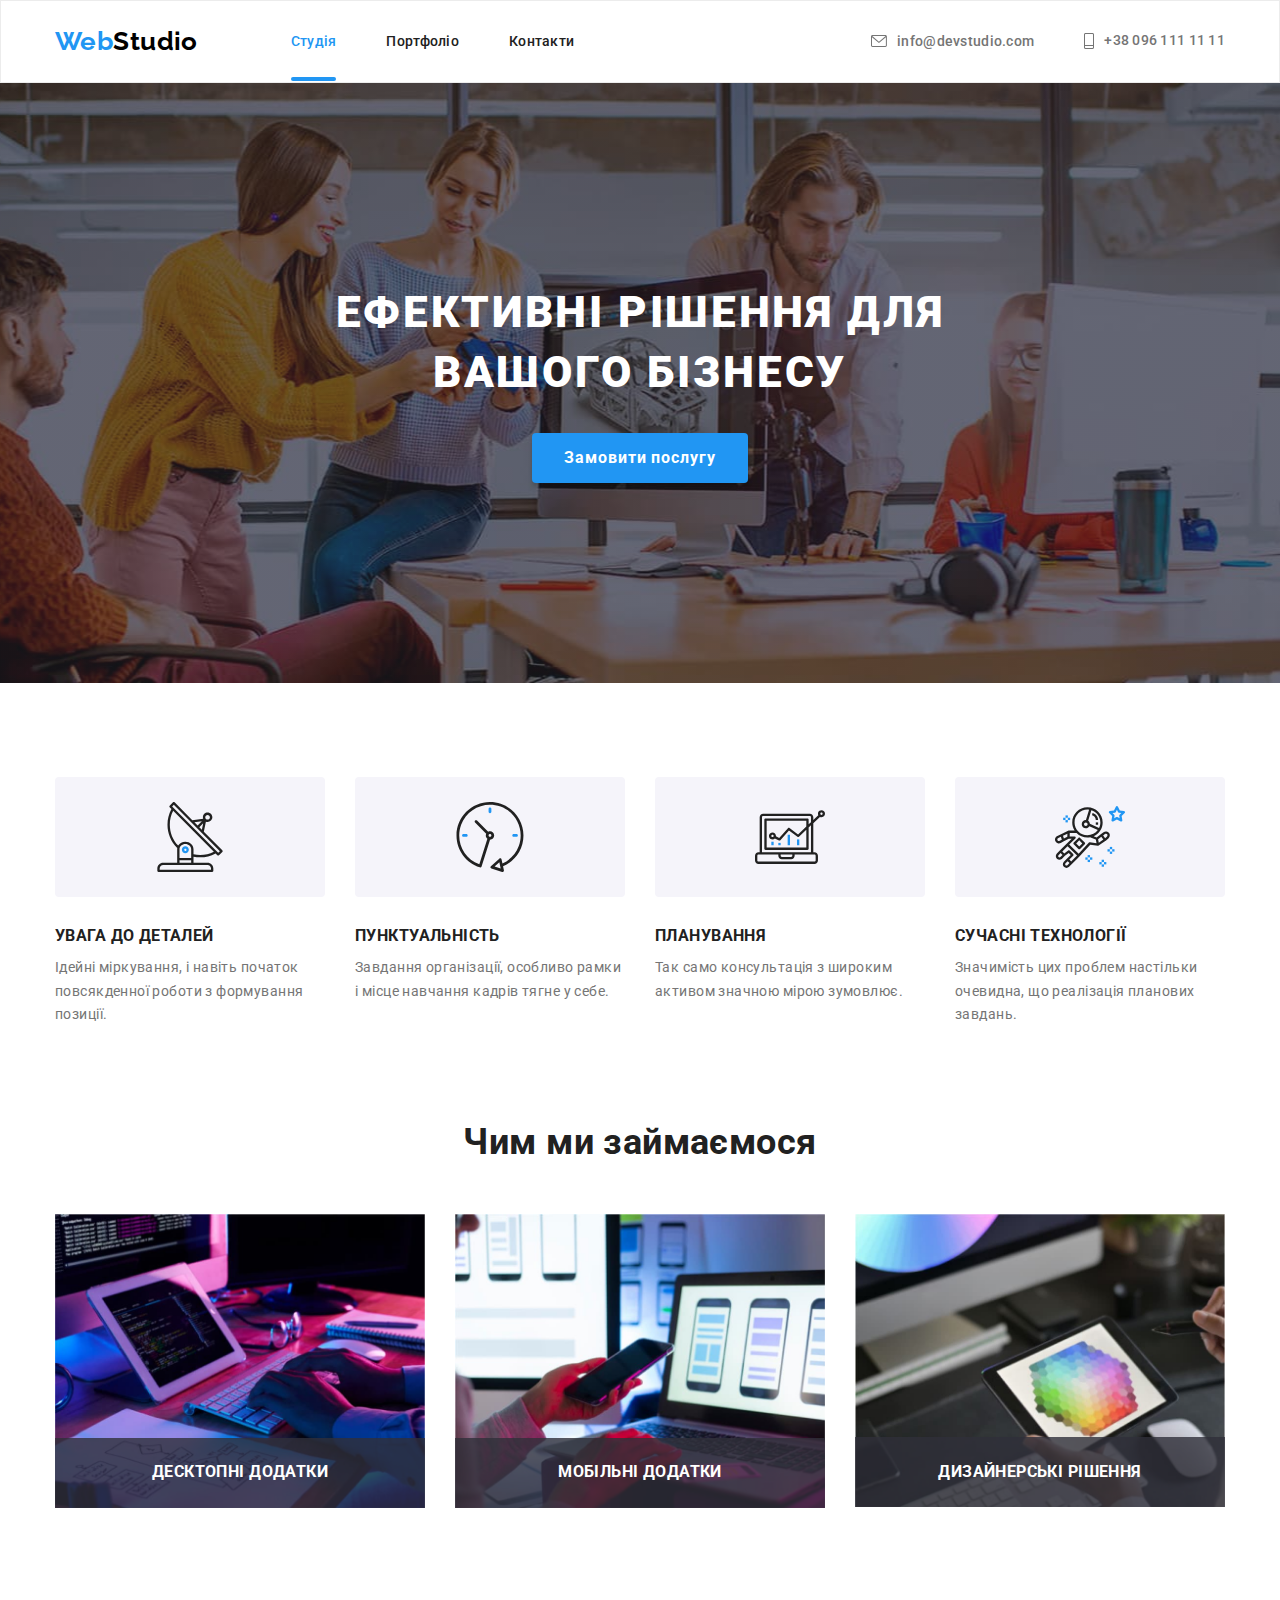
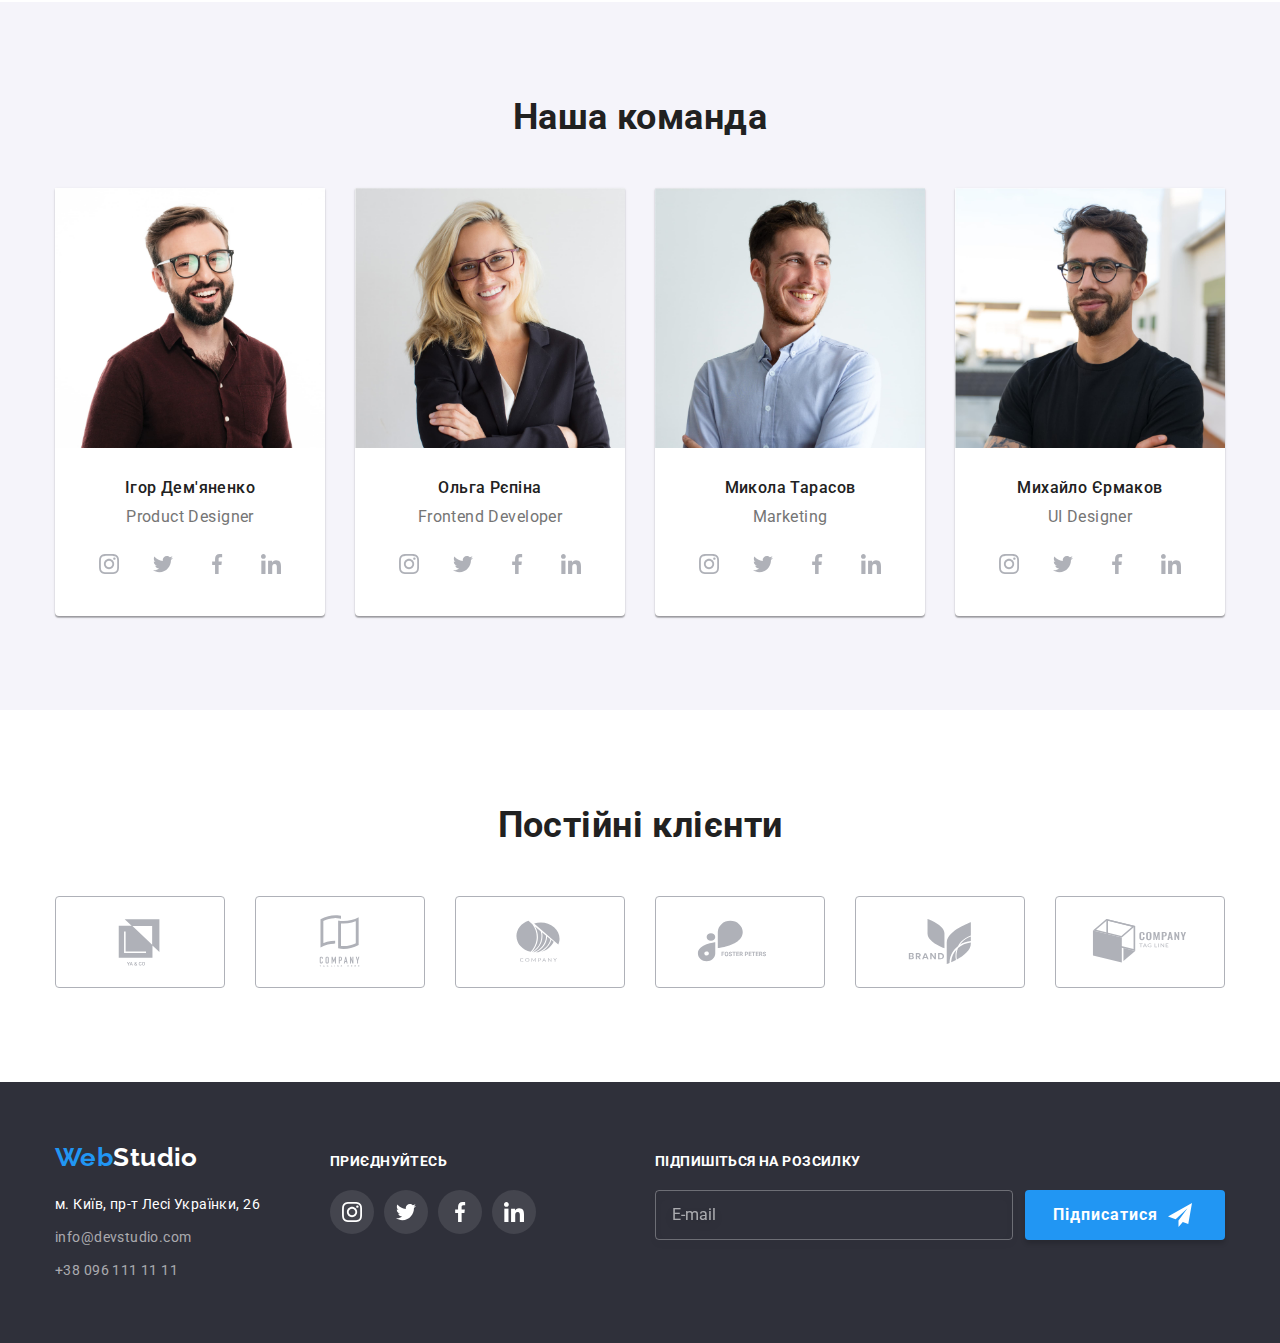
<file: index.html>
<!DOCTYPE html>
<html lang="uk">

<head>
  <meta charset="UTF-8" />
  <meta http-equiv="X-UA-Compatible" content="IE=edge" />
  <meta name="viewport" content="width=device-width, initial-scale=1.0" />
  <title>Студія</title>
  <link rel="preconnect" href="https://fonts.googleapis.com" />
  <link rel="preconnect" href="https://fonts.gstatic.com" crossorigin />
  <link href="https://fonts.googleapis.com/css2?family=Raleway:wght@700&family=Roboto:wght@400;500;700;900&display=swap"
    rel="stylesheet" />
  <link rel="stylesheet" href="https://cdn.jsdelivr.net/npm/modern-normalize@1.1.0/modern-normalize.min.css" />
  <link rel="stylesheet" href="./css/main.min.css">
</head>

<body>
  <!--Шапка сайта-->
  <header class="page-header">
    <div class="container page-header__container">
      <nav class="navigation">
        <a class="page-logo link" href="./index.html" lang="en"><span class="page-logo__color">Web</span>Studio</a>

        <ul class="nav-list list">
          <li class="nav-list__item">
            <a class="nav-list__link link nav-list__link_current" href="./index.html">Студія</a>
          </li>
          <li class="nav-list__item">
            <a class="nav-list__link link" href="./portfolio.html">Портфоліо</a>
          </li>
          <li class="nav-list__item">
            <a class="nav-list__link link" href="#">Контакти</a>
          </li>
        </ul>
      </nav>

      <ul class="contacts-list list">
        <li class="contacts-list__item">
          <a class="contacts-list__link link" href="mailto:info@devstudio.com" lang="en">
            <svg lang="en" aria-label="Logo" class="contacts-list__logo" width="16px" height="12px">
              <use href="./images/icons.svg#icon-envelope"></use>
            </svg>info@devstudio.com</a>
        </li>
        <li class="contacts-list__item">
          <a class="contacts-list__link link" href="tel:+380961111111">
            <svg lang="en" aria-label="Logo" class="contacts-list__logo" width="10px" height="16px">
              <use href="./images/icons.svg#icon-phone"></use>
            </svg>+38 096 111 11 11</a>
        </li>
      </ul>
    </div>
  </header>

  <main>
    <!--Секция 1 (Герой)-->
    <section class="hero section">
      <div class="container section-hero">
        <h1 class="hero__title">Ефективні рішення для вашого бізнесу</h1>
        <button class="hero__button" type="button" data-modal-open>
          Замовити послугу
        </button>
      </div>
    </section>

    <!--Cекция 2-->
    <section class="advantages section-advantages section">
      <div class="container">
        <h2 class="visually-hidden">Наші переваги</h2>
        <ul class="advantages-list list">
          <li class="advantages-list__item">
            <div class="advantages-list__logo">
              <svg lang="en" aria-label="Logo Antenna" width="70px" height="70px">
                <use href="./images/icons.svg#icon-antenna-1"></use>
              </svg>
            </div>
          </li>
          <li class="advantages-list__item">
            <div class="advantages-list__logo">
              <svg lang="en" aria-label="Logo Clock" width="70px" height="70px">
                <use href="./images/icons.svg#icon-clock-1"></use>
              </svg>
            </div>
          </li>
          <li class="advantages-list__item">
            <div class="advantages-list__logo">
              <svg lang="en" aria-label="Logo Diagram" width="70px" height="70px">
                <use href="./images/icons.svg#icon-diagram-1"></use>
              </svg>
            </div>
          </li>
          <li class="advantages-list__item">
            <div class="advantages-list__logo">
              <svg lang="en" aria-label="Logo Astronaut" width="70px" height="70px">
                <use href="./images/icons.svg#icon-astronaut-1"></use>
              </svg>
            </div>
          </li>
        </ul>

        <ul class="list-advantages list">
          <li class="list-advantages__item">
            <h3 class="list-advantages__title">Увага до деталей</h3>
            <p class="list-advantages__text">
              Ідейні міркування, і навіть початок повсякденної роботи з
              формування позиції.
            </p>
          </li>
          <li class="list-advantages__item">
            <h3 class="list-advantages__title">Пунктуальність</h3>
            <p class="list-advantages__text">
              Завдання організації, особливо рамки і місце навчання кадрів
              тягне у себе.
            </p>
          </li>
          <li class="list-advantages__item">
            <h3 class="list-advantages__title">Планування</h3>
            <p class="list-advantages__text">
              Так само консультація з широким активом значною мірою зумовлює.
            </p>
          </li>
          <li class="list-advantages__item">
            <h3 class="list-advantages__title">Сучасні технології</h3>
            <p class="list-advantages__text">
              Значимість цих проблем настільки очевидна, що реалізація
              планових завдань.
            </p>
          </li>
        </ul>
      </div>
    </section>

    <!--Секція 3-->
    <section class="working section">
      <div class="container">
        <h2 class="section-title">Чим ми займаємося</h2>
        <ul class="working-list list">
          <li class="working-list__item">
            <div class="working-list__wrapper">
              <img src="./images/box1.jpg" alt="Програміст пише програмний код" width="370" height="294"
                class="photo" />
              <h3 class="working-list__overlay">Десктопні додатки</h3>
            </div>
          </li>

          <li class="working-list__item">
            <div class="working-list__wrapper">
              <img src="./images/box2.jpg"
                alt="Дизайнер працює з макетом мобільного телефону, тримаючи у руках реальний гаджет." width="370"
                height="294" class="photo" />
              <h3 class="working-list__overlay">Мобільні додатки</h3>
            </div>
          </li>

          <li class="working-list__item">
            <div class="working-list__wrapper">
              <img src="./images/box3.jpg"
                alt="Дизайнер тримає в руках графічний планшет і з палітри кольорів обирає необхідний колір" width="370"
                height="294" class="photo" />
              <h3 class="working-list__overlay">Дизайнерські рішення</h3>
            </div>
          </li>
        </ul>
      </div>
    </section>

    <!--Секція 4-->
    <section class="team section">
      <div class="container">
        <h2 class="section-title">Наша команда</h2>
        <ul class="team-list list">
          <li class="team-item team-card-border">
            <img src="./images/foto1.jpg" alt="Фото Ігор Дем'яненко" width="270" height="260" class="photo" />
            <h3 class="name-team">Ігор Дем'яненко</h3>
            <p class="team-text">Product Designer</p>
            <ul class="social-list list">
              <li class="social-list-item">
                <a href="#" class="social-list-link">
                  <svg lang="en" aria-label="icon instagram" class="social-list-icon" width="20px" height="20px">
                    <use href="./images/icons.svg#icon-instagram-2"></use>
                  </svg>
                </a>
              </li>
              <li class="social-list-item">
                <a href="#" class="social-list-link">
                  <svg lang="en" aria-label="icon twitter" class="social-list-icon" width="20px" height="20px">
                    <use href="./images/icons.svg#icon-twitter-1"></use>
                  </svg>
                </a>
              </li>
              <li class="social-list-item">
                <a href="#" class="social-list-link">
                  <svg lang="en" aria-label="icon facebook" class="social-list-icon" width="20px" height="20px">
                    <use href="./images/icons.svg#icon-facebook-1"></use>
                  </svg>
                </a>
              </li>
              <li class="social-list-item">
                <a href="#" class="social-list-link">
                  <svg lang="en" aria-label="icon linkedin" class="social-list-icon" width="20px" height="20px">
                    <use href="./images/icons.svg#icon-linkedin-1"></use>
                  </svg>
                </a>
              </li>
            </ul>
          </li>
          <li class="team-item team-card-border">
            <img src="./images/foto2.jpg" alt="Фото Ольга Рєпіна" width="270" height="260" class="photo" />
            <h3 class="name-team">Ольга Рєпіна</h3>
            <p class="team-text">Frontend Developer</p>
            <ul class="social-list list">
              <li class="social-list-item">
                <a href="#" class="social-list-link">
                  <svg lang="en" aria-label="icon instagram" class="social-list-icon" width="20px" height="20px">
                    <use href="./images/icons.svg#icon-instagram-2"></use>
                  </svg>
                </a>
              </li>
              <li class="social-list-item">
                <a href="#" class="social-list-link">
                  <svg lang="en" aria-label="icon twitter" class="social-list-icon" width="20px" height="20px">
                    <use href="./images/icons.svg#icon-twitter-1"></use>
                  </svg>
                </a>
              </li>
              <li class="social-list-item">
                <a href="#" class="social-list-link">
                  <svg lang="en" aria-label="icon facebook" class="social-list-icon" width="20px" height="20px">
                    <use href="./images/icons.svg#icon-facebook-1"></use>
                  </svg>
                </a>
              </li>
              <li class="social-list-item">
                <a href="#" class="social-list-link">
                  <svg lang="en" aria-label="icon linkedin" class="social-list-icon" width="20px" height="20px">
                    <use href="./images/icons.svg#icon-linkedin-1"></use>
                  </svg>
                </a>
              </li>
            </ul>
          </li>
          <li class="team-item team-card-border">
            <img src="./images/foto3.jpg" alt="Фото Микола Тарасов" width="270" height="260" class="photo" />
            <h3 class="name-team">Микола Тарасов</h3>
            <p class="team-text">Marketing</p>
            <ul class="social-list list">
              <li class="social-list-item">
                <a href="#" class="social-list-link">
                  <svg lang="en" aria-label="icon instagram" class="social-list-icon" width="20px" height="20px">
                    <use href="./images/icons.svg#icon-instagram-2"></use>
                  </svg>
                </a>
              </li>
              <li class="social-list-item">
                <a href="#" class="social-list-link">
                  <svg lang="en" aria-label="icon twitter" class="social-list-icon" width="20px" height="20px">
                    <use href="./images/icons.svg#icon-twitter-1"></use>
                  </svg>
                </a>
              </li>
              <li class="social-list-item">
                <a href="#" class="social-list-link">
                  <svg lang="en" aria-label="icon facebbok" class="social-list-icon" width="20px" height="20px">
                    <use href="./images/icons.svg#icon-facebook-1"></use>
                  </svg>
                </a>
              </li>
              <li class="social-list-item">
                <a href="#" class="social-list-link">
                  <svg lang="en" aria-label="icon linkedin" class="social-list-icon" width="20px" height="20px">
                    <use href="./images/icons.svg#icon-linkedin-1"></use>
                  </svg>
                </a>
              </li>
            </ul>
          </li>
          <li class="team-item team-card-border">
            <img src="./images/foto4.jpg" alt="Фото Михайло Єрмаков" width="270" height="260" class="photo" />
            <h3 class="name-team">Михайло Єрмаков</h3>
            <p class="team-text">UI Designer</p>
            <ul class="social-list list">
              <li class="social-list-item">
                <a href="" class="social-list-link">
                  <svg lang="en" aria-label="icon instagram" class="social-list-icon" width="20px" height="20px">
                    <use href="./images/icons.svg#icon-instagram-2"></use>
                  </svg>
                </a>
              </li>
              <li class="social-list-item">
                <a href="" class="social-list-link">
                  <svg lang="en" aria-label="icon twitter" class="social-list-icon" width="20px" height="20px">
                    <use href="./images/icons.svg#icon-twitter-1"></use>
                  </svg>
                </a>
              </li>
              <li class="social-list-item">
                <a href="" class="social-list-link">
                  <svg lang="en" aria-label="icon facebook" class="social-list-icon" width="20px" height="20px">
                    <use href="./images/icons.svg#icon-facebook-1"></use>
                  </svg>
                </a>
              </li>
              <li class="social-list-item">
                <a href="" class="social-list-link">
                  <svg lang="en" aria-label="icon linkedin" class="social-list-icon" width="20px" height="20px">
                    <use href="./images/icons.svg#icon-linkedin-1"></use>
                  </svg>
                </a>
              </li>
            </ul>
          </li>
        </ul>
      </div>
    </section>

    <!-- Секція 5 -->
    <section class="clients section">
      <div class="container">
        <h2 class="section-title">Постійні клієнти</h2>
        <ul class="client-list list">
          <li class="client-link-item">
            <a href="#" class="client-link link-client">
              <svg lang="en" aria-label="Logo company" class="client-logo" width="106px" height="60px">
                <use href="./images/icons.svg#icon-Logo"></use>
              </svg>
            </a>
          </li>
          <li class="client-link-item">
            <a href="#" class="client-link">
              <svg lang="en" aria-label="Logo company" class="client-logo" width="106px" height="60px">
                <use href="./images/icons.svg#icon-Logo-1"></use>
              </svg>
            </a>
          </li>
          <li class="client-link-item">
            <a href="#" class="client-link">
              <svg lang="en" aria-label="Logo company" class="client-logo" width="106px" height="60px">
                <use href="./images/icons.svg#icon-Logo-2"></use>
              </svg>
            </a>
          </li>
          <li class="client-link-item">
            <a href="#" class="client-link">
              <svg lang="en" aria-label="Logo company" class="client-logo" width="106px" height="60px">
                <use href="./images/icons.svg#icon-Logo-3"></use>
              </svg>
            </a>
          </li>
          <li class="client-link-item">
            <a href="#" class="client-link">
              <svg lang="en" aria-label="Logo company" class="client-logo" width="106px" height="60px">
                <use href="./images/icons.svg#icon-Logo-4"></use>
              </svg>
            </a>
          </li>
          <li class="client-link-item">
            <a href="#" class="client-link">
              <svg lang="en" aria-label="Logo company" class="client-logo" width="106px" height="60px">
                <use href="./images/icons.svg#icon-Logo-5"></use>
              </svg>
            </a>
          </li>
        </ul>
      </div>
    </section>
  </main>

  <!--Футер сайта-->
  <footer class="page-footer">
    <div class="container footer-general">
      <div class="footer-adress">
        <a class="footer-logo link" href="./index.html" lang="en"><span class="page-logo__color">Web</span>Studio</a>
        <address>
          <ul class="footer-list list">
            <li>
              <a class="footer-map link" href="https://goo.gl/maps/HCcjuHqGqakN5trQ7" target="_blank"
                rel="noopener noreferrer nofollow">м. Київ, пр-т Лесі Українки, 26</a>
            </li>
            <li>
              <a class="footer-link link mail" href="mailto:info@devstudio.com" lang="en">info@devstudio.com</a>
            </li>
            <li>
              <a class="footer-link link" href="tel:+380961111111">+38 096 111 11 11</a>
            </li>
          </ul>
        </address>
      </div>

      <div>
        <p class="title-footer">приєднуйтесь</p>
        <ul class="social-list-footer list">
          <li class="social-list-item">
            <a href="#" class="social-link-footer">
              <svg lang="en" aria-label="icon instagram" class="social-icon-footer" width="20px" height="20px">
                <use href="./images/icons.svg#icon-instagram-2"></use>
              </svg>
            </a>
          </li>
          <li class="social-list-item">
            <a href="#" class="social-link-footer">
              <svg lang="en" aria-label="icon twitter" class="social-icon-footer" width="20px" height="20px">
                <use href="./images/icons.svg#icon-twitter-1"></use>
              </svg>
            </a>
          </li>
          <li class="social-list-item">
            <a href="#" class="social-link-footer">
              <svg lang="en" aria-label="icon facebook" class="social-icon-footer" width="20px" height="20px">
                <use href="./images/icons.svg#icon-facebook-1"></use>
              </svg>
            </a>
          </li>
          <li class="social-list-item">
            <a href="#" class="social-link-footer">
              <svg lang="en" aria-label="icon linkedin" class="social-icon-footer" width="20px" height="20px">
                <use href="./images/icons.svg#icon-linkedin-1"></use>
              </svg>
            </a>
          </li>
        </ul>
      </div>

      <form class="footer-form">
        <p class="title-footer">Підпишіться на розсилку</p>
        <div class="footer-input-wrapper">
          <label class="footer-email-label">
            <input class="footer-input" type="email" name="user_mail" pattern="[a-z0-9._%+-]+@[a-z0-9.-]+\.[a-z]{2,4}$"
              placeholder="E-mail" />
          </label>
          <button type="submit" class="footer-input-btn">
            Підписатися
            <svg class="footer-input-icon" width="24px" height="24px">
              <use href="./images/icons.svg#icon-icon-send"></use>
            </svg>
          </button>
        </div>
      </form>
    </div>
  </footer>

  <div class="backdrop is-hidden" data-modal>
    <div class="modal backdrop-is-hidden">
      <button type="button" class="modal-close-btn" data-modal-close>
        <svg class="modal-close-icon" width="18px" height="18px">
          <use href="./images/icons.svg#icon-close"></use>
        </svg>
      </button>
      <p class="modal-form-title">Залиште свої дані, ми вам передзвонимо</p>
      <form class="modal-form">
        <label class="modal-form-field">
          <span class="modal-form-field-descr">Ім'я</span>
          <span class="modal-form-input-wrapper">
            <input type="text" class="modal-form-input" required pattern="[a-zA-Zа-яА-ЯіІїЇ]+" name="user_name" />
            <svg class="modal-form-input-icon" width="18px" height="18px">
              <use href="./images/icons.svg#icon-person-black"></use>
            </svg>
          </span>
        </label>

        <label class="modal-form-field">
          <span class="modal-form-field-descr">Телефон</span>
          <span class="modal-form-input-wrapper">
            <input type="tel" class="modal-form-input" required pattern="[0-9]{3}-[0-9]{3}-[0-9]{2}-[0-9]{2}"
              title="xxx-xxx-xx-xx" name="user_phone" />
            <svg class="modal-form-input-icon" width="18px" height="18px">
              <use href="./images/icons.svg#icon-phone-black"></use>
            </svg>
          </span>
        </label>

        <label class="modal-form-field">
          <span class="modal-form-field-descr">Пошта</span>
          <span class="modal-form-input-wrapper">
            <input type="email" class="modal-form-input" required pattern="[a-z0-9._%+-]+@[a-z0-9.-]+\.[a-z]{2,4}$"
              name="user_email" />
            <svg class="modal-form-input-icon" width="18px" height="18px">
              <use href="./images/icons.svg#icon-email-black"></use>
            </svg>
          </span>
        </label>

        <label class="modal-form-field-message">
          <span class="modal-form-field-descr">Коментар</span>
          <textarea class="modal-form-message" name="user_message" placeholder="Введіть текст"></textarea>
        </label>

        <label class="modal-form-check-field">
          <input type="checkbox" class="modal-form-check" required name="user_policy" />
          <svg class="modal-form-active-check" width="16px" height="15px">
            <use class="modal-form-active-check-icon" href="./images/icons.svg#icon-icon-check-1"></use>
          </svg>
          <span class="modal-color-text">Погоджуюся з розсилкою та приймаю</span>&nbsp;
          <a class="modal-form-link" href="#">Умови договору</a>
        </label>
        <button type="submit" class="modal-form-submit">Відправити</button>
      </form>
    </div>
  </div>

  <script src="./js/modal.js"></script>
</body>

</html>
</file>
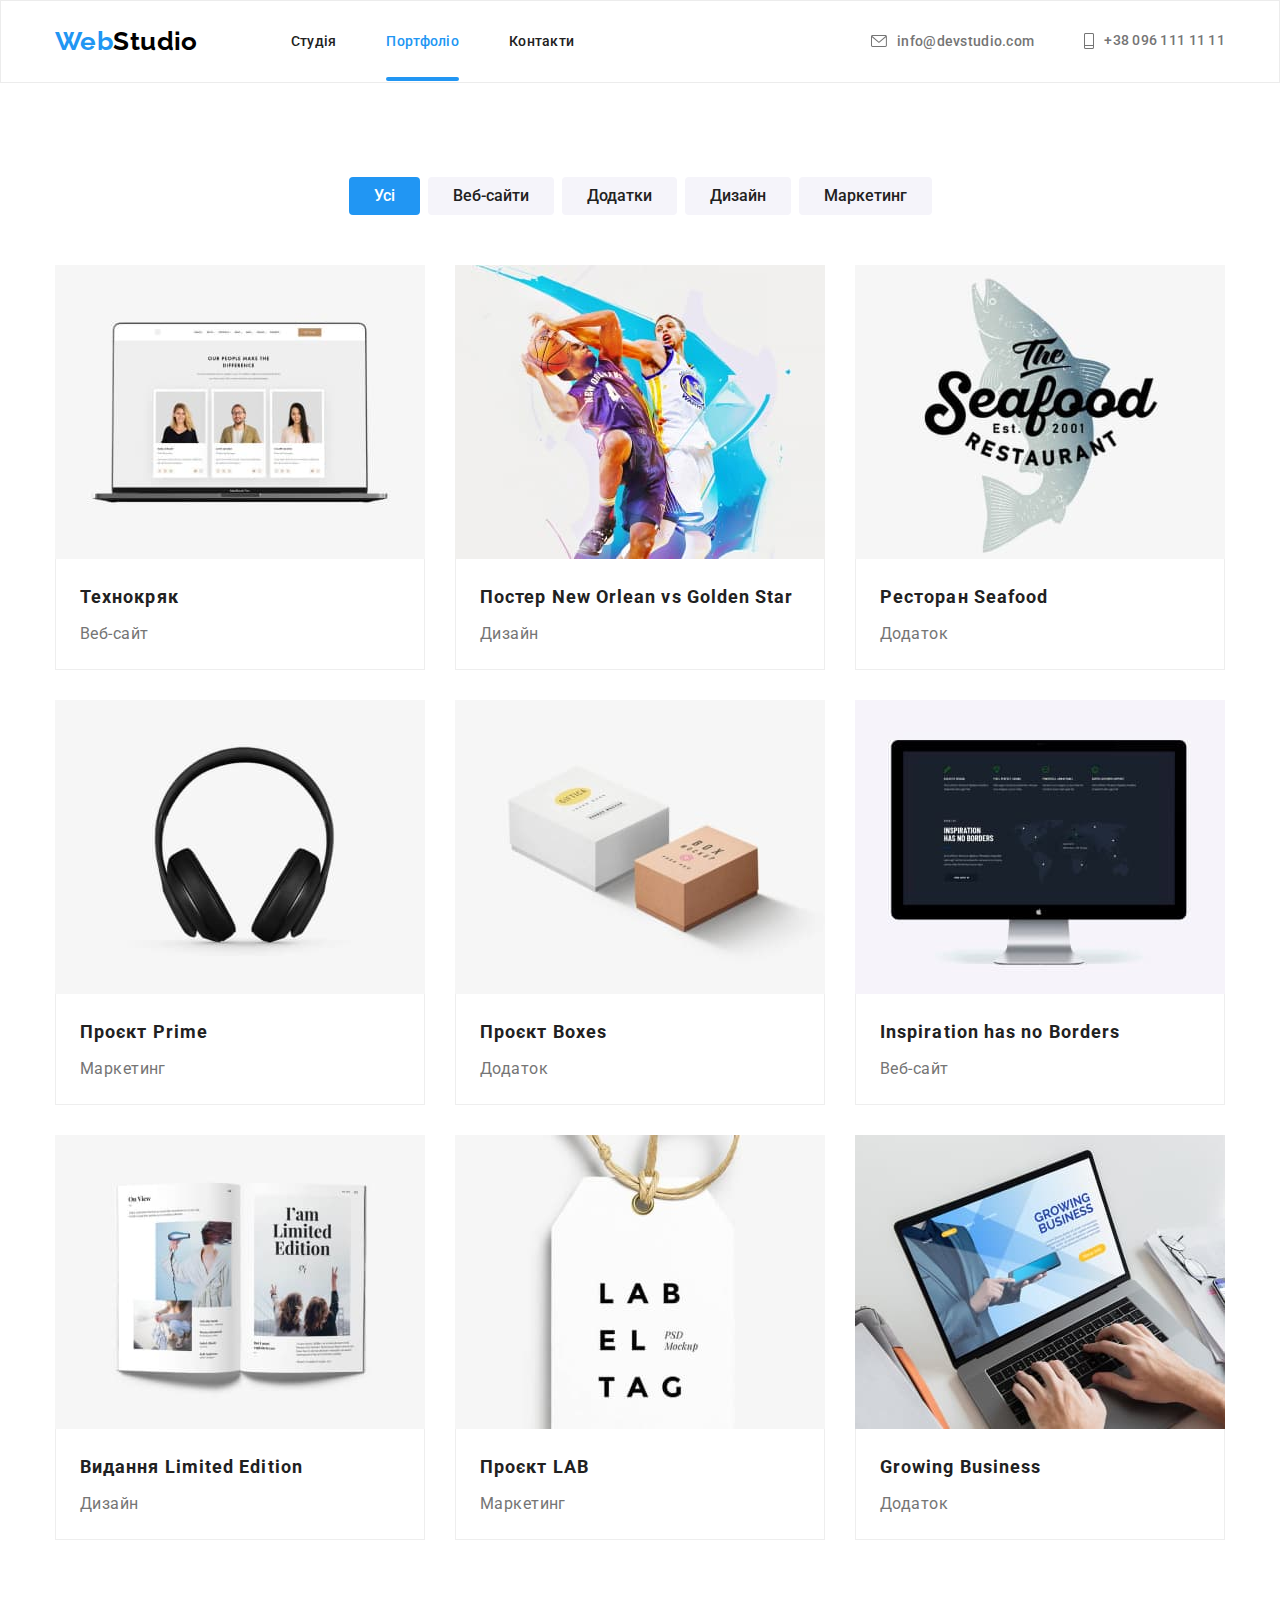
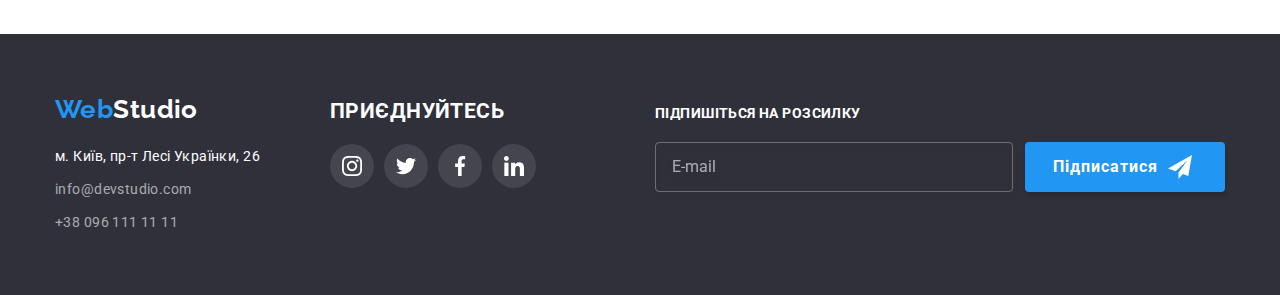
<file: portfolio.html>
<!DOCTYPE html>
<html lang="uk">

<head>
  <meta charset="UTF-8" />
  <meta http-equiv="X-UA-Compatible" content="IE=edge" />
  <meta name="viewport" content="width=device-width, initial-scale=1.0" />
  <title>Портфоліо</title>
  <link rel="preconnect" href="https://fonts.googleapis.com" />
  <link rel="preconnect" href="https://fonts.gstatic.com" crossorigin />
  <link href="https://fonts.googleapis.com/css2?family=Raleway:wght@700&family=Roboto:wght@400;500;700;900&display=swap"
    rel="stylesheet" />
  <link rel="stylesheet" href="https://cdn.jsdelivr.net/npm/modern-normalize@1.1.0/modern-normalize.min.css">
  <link rel="stylesheet" href="./css/main.min.css">
  <!-- <link rel="stylesheet" href="./css/styles.css" /> -->
</head>

<body>
  <!-- Шапка сайта -->
  <header class="page-header">
    <div class="container page-header__container">
      <nav class="navigation">
        <a class="page-logo link" href="./index.html" lang="en"><span class="page-logo__color">Web</span>Studio</a>

        <ul class="nav-list list">
          <li class="nav-list__item">
            <a class="nav-list__link link" href="./index.html">Студія</a>
          </li>
          <li class="nav-list__item">
            <a class="nav-list__link link nav-list__link_current" href="./portfolio.html">Портфоліо</a>
          </li>
          <li class="nav-list__item">
            <a class="nav-list__link link" href="#">Контакти</a>
          </li>
        </ul>
      </nav>

      <ul class="contacts-list list">
        <li class="contacts-list__item">
          <a class="contacts-list__link link" href="mailto:info@devstudio.com" lang="en"><svg lang="en"
              aria-label="Logo" class="contacts-list__logo" width="16px" height="12px">
              <use href="./images/icons.svg#icon-envelope"></use>
            </svg>info@devstudio.com</a>
        </li>
        <li class="contacts-list__item">
          <a class="contacts-list__link link" href="tel:+380961111111"><svg lang="en" aria-label="Logo"
              class="contacts-list__logo" width="10px" height="16px">
              <use href="./images/icons.svg#icon-phone"></use>
            </svg>+38 096 111 11 11</a>
        </li>
      </ul>
    </div>
  </header>

  <main>
    <section class="projects section">
      <div class="container">
        <h1 class="project-title visually-hidden">Наші проєкти</h1>

        <ul class="projects-button list">
          <li><button class="button-active active" type="button">Усі</button></li>
          <li>
            <button class="button-active" type="button">Веб-сайти</button>
          </li>
          <li><button class="button-active" type="button">Додатки</button></li>
          <li><button class="button-active" type="button">Дизайн</button></li>
          <li>
            <button class="button-active" type="button">Маркетинг</button>
          </li>
        </ul>

        <ul class="projects-list list">
          <li class="project-item card-project">
            <a class="project-link link card-link" href="#">
              <div class="project-image-wrapper">
                <img src="./images/img1.jpg" alt="На моніторі ноутбука зображено три особисті картки працівників студії"
                  width="370" height="294" class="photo" />
                <p class="overlay">Ресурс пропонує комплексні пропозиції з різним рівнем функціоналу та сервісів. Все це
                  дозволить відвідувачу отримати вичерпні відомості про компанію чи приватну особу.</p>
              </div>
              <div class="project-border">
                <h2 class="project-name">Технокряк</h2>
                <p class="project-text">Веб-сайт</p>
              </div>
            </a>
          </li>
          <li class="project-item card-project">
            <a class="project-link link card-link" href="#">
              <div class="project-image-wrapper">
                <img src="./images/img2.jpg" alt="Гра у баскетбол. Двоє гравців ведуть боротьбу за м'яч." width="370"
                  height="294" class="photo" />
                <p class="overlay">Ресурс пропонує комплексні пропозиції з різним рівнем функціоналу та сервісів. Все це
                  дозволить відвідувачу отримати вичерпні відомості про компанію чи приватну особу.</p>
              </div>
              <div class="project-border">
                <h2 class="project-name">
                  Постер <span lang="en">New Orlean vs Golden Star</span>
                </h2>
                <p class="project-text">Дизайн</p>
              </div>
            </a>
          </li>
          <li class="project-item card-project">
            <a class="project-link link card-link" href="#">
              <div class="project-image-wrapper">
                <img src="./images/img3.jpg" alt="Логотип ресторану на якому зображена риба" width="370" height="294"
                  class="photo" />
                <p class="overlay">Ресурс пропонує комплексні пропозиції з різним рівнем функціоналу та сервісів. Все це
                  дозволить відвідувачу отримати вичерпні відомості про компанію чи приватну особу.</p>
              </div>
              <div class="project-border">
                <h2 class="project-name">
                  Ресторан <span lang="en">Seafood</span>
                </h2>
                <p class="project-text">Додаток</p>
              </div>
            </a>
          </li>
          <li class="project-item card-project">
            <a class="project-link link card-link" href="#">
              <div class="project-image-wrapper">
                <img src="./images/img4.jpg" alt="Чорні навушники" width="370" height="294" class="photo" />
                <p class="overlay">Ресурс пропонує комплексні пропозиції з різним рівнем функціоналу та сервісів. Все це
                  дозволить відвідувачу отримати вичерпні відомості про компанію чи приватну особу.</p>
              </div>
              <div class="project-border">
                <h2 class="project-name">Проєкт <span lang="en">Prime</span></h2>
                <p class="project-text">Маркетинг</p>
              </div>
            </a>
          </li>
          <li class="project-item card-project">
            <a class="project-link link card-link" href="#">
              <div class="project-image-wrapper">
                <img src="./images/img5.jpg" alt="Дві коробки з логотипами фірм" width="370" height="294"
                  class="photo" />
                <p class="overlay">Ресурс пропонує комплексні пропозиції з різним рівнем функціоналу та сервісів. Все це
                  дозволить відвідувачу отримати вичерпні відомості про компанію чи приватну особу.</p>
              </div>
              <div class="project-border">
                <h2 class="project-name">Проєкт <span lang="en">Boxes</span></h2>
                <p class="project-text">Додаток</p>
              </div>
            </a>
          </li>
          <li class="project-item card-project">
            <a class="project-link link card-link" href="#">
              <div class="project-image-wrapper">
                <img src="./images/img6.jpg" alt="На моніторі зображен сайт з елементами карти" width="370" height="294"
                  class="photo" />
                <p class="overlay">Ресурс пропонує комплексні пропозиції з різним рівнем функціоналу та сервісів. Все це
                  дозволить відвідувачу отримати вичерпні відомості про компанію чи приватну особу.</p>
              </div>
              <div class="project-border">
                <h2 lang="en" class="project-name">Inspiration has no Borders</h2>
                <p class="project-text">Веб-сайт</p>
              </div>
            </a>
          </li>
          <li class="project-item card-project">
            <a class="project-link link card-link" href="#">
              <div class="project-image-wrapper">
                <img src="./images/img7.jpg" alt="Фото жінок у книзі" width="370" height="294" class="photo" />
                <p class="overlay">Ресурс пропонує комплексні пропозиції з різним рівнем функціоналу та сервісів. Все це
                  дозволить відвідувачу отримати вичерпні відомості про компанію чи приватну особу.</p>
              </div>
              <div class="project-border">
                <h2 class="project-name">
                  Видання <span lang="en">Limited Edition</span>
                </h2>
                <p class="project-text">Дизайн</p>
              </div>
            </a>
          </li>
          <li class="project-item card-project">
            <a class="project-link link card-link" href="#">
              <div class="project-image-wrapper">
                <img src="./images/img8.jpg" alt="Біла бірка для одягу з логотипом" width="370" height="294"
                  class="photo" />
                <p class="overlay">Ресурс пропонує комплексні пропозиції з різним рівнем функціоналу та сервісів. Все це
                  дозволить відвідувачу отримати вичерпні відомості про компанію чи приватну особу.</p>
              </div>
              <div class="project-border">
                <h2 class="project-name">Проєкт <span lang="en">LAB</span></h2>
                <p class="project-text">Маркетинг</p>
              </div>
            </a>
          </li>
          <li class="project-item card-project">
            <a class="project-link link card-link" href="#">
              <div class="project-image-wrapper">
                <img src="./images/img9.jpg" alt="Руки на клавіатурі ноутбука. На моніторі сайт про бизнес." width="370"
                  height="294" class="photo" />
                <p class="overlay">Ресурс пропонує комплексні пропозиції з різним рівнем функціоналу та сервісів. Все це
                  дозволить відвідувачу отримати вичерпні відомості про компанію чи приватну особу.</p>
              </div>
              <div class="project-border">
                <h2 lang="en" class="project-name">Growing Business</h2>
                <p class="project-text">Додаток</p>
              </div>
            </a>
          </li>
        </ul>
      </div>
    </section>
  </main>

  <!-- Футер сайта -->
  <footer class="page-footer">
    <div class="container footer-general">
      <div class="footer-adress">
        <a class="footer-logo link" href="./index.html" lang="en"><span class="page-logo__color">Web</span>Studio</a>
        <address>
          <ul class="footer-list list">
            <li>
              <a class="footer-map link" href="https://goo.gl/maps/HCcjuHqGqakN5trQ7" target="_blank"
                rel="noopener noreferrer nofollow">м. Київ, пр-т Лесі Українки, 26</a>
            </li>
            <li>
              <a class="footer-link link mail" href="mailto:info@devstudio.com" lang="en">info@devstudio.com</a>
            </li>
            <li>
              <a class="footer-link link" href="tel:+380961111111">+38 096 111 11 11</a>
            </li>
          </ul>
        </address>
      </div>

      <div>
        <h2 class="title-footer">приєднуйтесь</h2>
        <ul class="social-list-footer list">
          <li class="social-list-item">
            <a href="" class="social-link-footer">
              <svg lang="en" aria-lable="icon instagram" class="social-icon-footer" width="20px" height="20px">
                <use href="./images/icons.svg#icon-instagram-2"></use>
              </svg>
            </a>
          </li>
          <li class="social-list-item">
            <a href="" class="social-link-footer">
              <svg lang="en" aria-lable="icon twitter" class="social-icon-footer" width="20px" height="20px">
                <use href="./images/icons.svg#icon-twitter-1"></use>
              </svg>
            </a>
          </li>
          <li class="social-list-item">
            <a href="" class="social-link-footer">
              <svg lang="en" aria-lable="icon facebook" class="social-icon-footer" width="20px" height="20px">
                <use href="./images/icons.svg#icon-facebook-1"></use>
              </svg>
            </a>
          </li>
          <li class="social-list-item">
            <a href="" class="social-link-footer">
              <svg lang="en" aria-lable="icon linkedin" class="social-icon-footer" width="20px" height="20px">
                <use href="./images/icons.svg#icon-linkedin-1"></use>
              </svg>
            </a>
          </li>
        </ul>
      </div>

      <form class="footer-form">
        <p class="title-footer">Підпишіться на розсилку</p>
        <div class="footer-input-wrapper">
          <label class="footer-email-label">
            <input class="footer-input" type="email" name="user_mail" pattern="[a-z0-9._%+-]+@[a-z0-9.-]+\.[a-z]{2,4}$"
              placeholder="E-mail" />
          </label>
          <button type="submit" class="footer-input-btn">
            Підписатися
            <svg class="footer-input-icon" width="24px" height="24px">
              <use href="./images/icons.svg#icon-icon-send"></use>
            </svg>
          </button>
        </div>
      </form>

    </div>
  </footer>
</body>

</html>
</file>
<file: css/main.min.css>
:root{--primary-font: "Roboto", sans-serif;--secondary-font: "Raleway", sans-serif;--primary-text-color: #757575;--accent-color: #2196F3;--text-color: #212121;--white-color: #ffffff;--page-color-logo: #000000;--bg-hero: #2F303A;--btn-hero-focus: #188CE8;--secondary-bg-color: #F5F5F5;--grey-bg-color: #F5F4FA;--link-color: rgba(255, 255, 255, 0.6);--bg-footer: #2F303A;--grey-color-webstudio: #AFB1B8;--grey-color-portfolio: #EEEEEE;--css-transition: 250ms cubic-bezier(0.4, 0, 0.2, 1)}.visually-hidden{position:absolute;white-space:nowrap;width:1px;height:1px;overflow:hidden;border:0;padding:0;clip:rect(0 0 0 0);clip-path:inset(50%);margin:-1px}body{font-family:var(--primary-font);color:var(--text-color);letter-spacing:.03em;background-color:var(--white-color);font-size:14px}h1,h2,h3,h4,h5,h6 p{margin-top:0;margin-bottom:0}ul{margin-top:0;margin-bottom:0;padding-left:0}.link{text-decoration:none}.list{list-style:none}.photo{display:block;max-width:100%;height:auto}.container{width:1200px;margin-left:auto;margin-right:auto;padding-left:15px;padding-right:15px}.section{padding-top:94px;padding-bottom:94px}.section-title{font-size:36px;line-height:1.17;text-align:center;margin-bottom:50px}.title-footer{font-weight:700;line-height:1.14;text-transform:uppercase;color:var(--white-color);margin-bottom:20px;margin-top:0}.backdrop{position:fixed;top:0;left:0;width:100%;height:100%;z-index:100;background-color:rgba(0,0,0,.2);transition:opacity 500ms cubic-bezier(0.4, 0, 0.2, 1),visibility 500ms cubic-bezier(0.4, 0, 0.2, 1)}.is-hidden{opacity:0;visibility:hidden;pointer-events:none}.modal{position:absolute;top:50%;left:50%;transform:translate(-50%, -50%) scale(0);width:528px;padding:40px;background-color:var(--white-color);box-shadow:0px 1px 3px rgba(0,0,0,.12),0px 1px 1px rgba(0,0,0,.14),0px 2px 1px rgba(0,0,0,.2);border-radius:4px}.backdrop-is-hidden{transform:translate(-50%, -50%) scale(1)}.modal-close-btn{position:absolute;top:8px;right:8px;display:flex;align-items:center;justify-content:center;width:30px;height:30px;padding:0;border-radius:50%;background-color:var(--white-color);border:1px solid rgba(0,0,0,.1);transition:fill var(--css-transition)}.modal-close-btn:hover,.modal-close-btn:focus{fill:var(--accent-color);cursor:pointer}.modal-form-title{font-weight:700;font-size:20px;line-height:1.15;text-align:center;color:var(--text-color);margin-top:0;margin-bottom:12px}.modal-form{display:flex;flex-direction:column}.modal-form-field{margin-bottom:10px}.modal-form-field-descr{display:block;font-size:12px;line-height:1.17;letter-spacing:.01em;color:var(--primary-text-color);margin-bottom:4px}.modal-form-input-wrapper{position:relative;display:block}.modal-form-input{width:100%;height:40px;border:1px solid rgba(33,33,33,.2);border-radius:4px;padding-left:42px;transition:border-color var(--css-transition)}.modal-form-input:focus{outline:none;border-color:var(--accent-color)}.modal-form-input-icon{position:absolute;top:50%;left:12px;transform:translateY(-50%);transition:fill var(--css-transition)}.modal-form-input:focus+.modal-form-input-icon{fill:var(--accent-color)}.modal-form-field-message{margin-bottom:20px}.modal-form-message{width:100%;height:120px;border:1px solid rgba(33,33,33,.2);border-radius:4px;padding:12px 16px;resize:none;transition:border-color var(--css-transition);display:block}.modal-form-message:focus{outline:none;border-color:var(--accent-color)}.modal-form-message::placeholder{font-size:12px;line-height:1.17;fill:rgba(117,117,117,.5)}.modal-form-check-field{display:flex;align-items:center;justify-content:center;margin-bottom:30px}.modal-form-check{appearance:none;position:absolute}.modal-form-active-check{cursor:pointer;width:16px;height:15px;background-image:url(../images/black-checkbox.svg);margin-right:10px}.modal-form-check:checked+.modal-form-active-check{border-color:var(--accent-color)}.modal-form-check:focus+.modal-form-active-check{box-shadow:0 0 0 2px var(--accent-color);border:none}.modal-form-active-check-icon{display:none}.modal-form-check:checked+.modal-form-active-check .modal-form-active-check-icon{display:block;fill:var(--accent-color);border:none}.modal-color-text{line-height:1.71;text-align:center;color:var(--primary-text-color)}.modal-form-link{line-height:1.71;text-align:center;color:var(--accent-color)}.modal-form-submit{font-family:inherit;font-weight:700;font-size:16px;line-height:1.87;text-align:center;letter-spacing:.06em;cursor:pointer;color:var(--white-color);background-color:var(--accent-color);transition:color var(--css-transition),background-color var(--css-transition);margin-right:auto;margin-left:auto;padding-top:10px;padding-bottom:10px;padding-left:52px;padding-right:52px;align-self:center;box-shadow:0px 4px 4px rgba(0,0,0,.15);border-radius:4px;border:none}.modal-form-submit:hover,.modal-form-submit:focus{color:var(--white-color);background-color:var(--btn-hero-focus)}.page-header{background-color:var(--white-color);border:1px solid #ececec}.page-header__container{display:flex;justify-content:space-between}.page-logo{font-family:var(--secondary-font);font-weight:700;font-size:26px;line-height:1.19;color:var(--page-color-logo);margin-right:93px;padding-top:24px;padding-bottom:25px}.page-logo__color{color:var(--accent-color)}.navigation{display:flex;align-items:center}.nav-list{display:flex;column-gap:50px;padding-top:32px;padding-bottom:32px}.nav-list__link{position:relative;font-weight:500;line-height:1.14;letter-spacing:.02em;color:var(--text-color);transition:color var(--css-transition);padding-top:32px;padding-bottom:32px}.nav-list__link:hover,.nav-list__link:focus{color:var(--accent-color)}.nav-list__link_current{color:var(--accent-color)}.nav-list__link_current::after{position:absolute;left:0;bottom:0;display:block;content:"";width:100%;height:4px;background-color:var(--accent-color);border-radius:2px;padding-bottom:-1px}.contacts-list{display:flex;align-items:center;justify-content:center;column-gap:50px;padding-top:32px;padding-bottom:32px}.contacts-list__link{display:flex;align-items:center;justify-content:center;font-weight:500;line-height:1.14;letter-spacing:.02em;color:var(--primary-text-color);fill:currentColor;transition:color var(--css-transition)}.contacts-list__link:hover,.contacts-list__link:focus{color:var(--accent-color)}.contacts-list__logo{margin-right:10px;fill:currentColor}.hero{background-color:var(--bg-hero);padding-top:200px;padding-bottom:200px;background-image:linear-gradient(to bottom, rgba(47, 48, 58, 0.4), rgba(47, 48, 58, 0.4)),url("../images/bg.jpg");background-repeat:no-repeat;background-position:center;background-size:cover;max-width:1600px;height:600px;margin:0 auto}.section-hero{text-align:center}.hero__title{font-weight:900;font-size:44px;line-height:1.36;text-align:center;letter-spacing:.06em;text-transform:uppercase;color:var(--white-color);width:696px;margin:0 auto;margin-bottom:30px}.hero__button{font-family:inherit;font-weight:700;font-size:16px;line-height:1.87;text-align:center;letter-spacing:.06em;cursor:pointer;color:var(--white-color);background-color:var(--accent-color);transition:color var(--css-transition),background-color var(--css-transition);margin-right:auto;margin-left:auto;padding-top:10px;padding-bottom:10px;padding-left:32px;padding-right:32px;box-shadow:0px 4px 4px rgba(0,0,0,.15);border-radius:4px;border:none}.hero__button:hover,.hero__button:focus{color:var(--white-color);background-color:var(--btn-hero-focus)}.advantages{background-color:var(--white-color);padding-bottom:0}.advantages-list{display:flex;gap:30px}.advantages-list__logo{display:flex;align-items:center;justify-content:center;background-color:var(--grey-bg-color);border-radius:4px;width:270px;height:120px;margin-bottom:30px}.list-advantages{display:flex;gap:30px}.list-advantages__item{width:270px}.list-advantages__title{line-height:1.14;text-transform:uppercase;margin-bottom:10px}.list-advantages__text{line-height:1.71;color:var(--primary-text-color);margin:0}.working{background:var(--white-color)}.working-list{display:flex;justify-content:center;gap:30px}.working-list__wrapper{position:relative}.working-list__overlay{display:flex;align-items:center;justify-content:center;position:absolute;bottom:0;left:0;width:100%;height:70px;line-height:1.14;text-align:center;text-transform:uppercase;color:var(--white-color);background-color:rgba(47,48,58,.8)}.team{background-color:var(--grey-bg-color)}.team-list{display:flex;justify-content:center;gap:30px}.name-team{font-weight:500;font-size:16px;line-height:1.19;text-align:center;margin-bottom:10px;padding-top:30px}.team-card-border{background-color:var(--white-color);box-shadow:0px 1px 3px rgba(0,0,0,.12),0px 1px 1px rgba(0,0,0,.14),0px 2px 1px rgba(0,0,0,.2);border-radius:0px 0px 4px 4px;width:270px;height:428px}.team-text{font-size:16px;line-height:1.19;text-align:center;color:var(--primary-text-color);margin:0;margin-bottom:16px}.social-list{display:flex;justify-content:center;align-items:center;column-gap:10px;padding-bottom:30px}.social-list-item{width:44px;height:44px}.social-list-link{display:flex;align-items:center;justify-content:center;width:100%;height:100%;background-color:var(--white-color);transition:background-color var(--css-transition);border-radius:50%}.social-list-link:hover,.social-list-link:focus{background-color:var(--accent-color)}.social-list-icon{fill:var(--grey-color-webstudio);width:20px;height:20px;transition:fill var(--css-transition)}.social-list-link:hover .social-list-icon,.social-list-link:focus .social-list-icon{fill:var(--white-color)}.client-list{display:flex;align-items:center;justify-content:center;gap:30px}.client-link-item{width:170px;height:92px}.client-link{display:flex;justify-content:center;align-items:center;border-radius:4px;border:1px solid var(--grey-color-webstudio);background-color:var(--white-color);color:var(--grey-color-webstudio);width:100%;height:100%;transition:border-color var(--css-transition),color var(--css-transition)}.client-link:hover,.client-link:focus{color:var(--accent-color);border-color:var(--accent-color)}.client-logo{fill:currentColor}.page-footer{background-color:var(--bg-footer);padding-top:60px;padding-bottom:60px}.footer-general{display:flex;align-items:baseline}.footer-adress{margin-right:70px}.footer-logo{font-family:var(--secondary-font);font-weight:700;font-size:26px;line-height:1.19;color:var(--white-color);display:block;margin-bottom:20px}.footer-list{display:flex;flex-direction:column;gap:9px}.footer-map{font-style:normal;line-height:1.71;color:var(--white-color);margin-bottom:9px}.footer-link{font-style:normal;line-height:1.71;color:var(--link-color);transition:color var(--css-transition)}.footer-link:hover,.footer-link:focus{color:var(--accent-color)}.mail{margin-bottom:9px}.social-list-footer{display:flex;align-items:center;justify-content:center;column-gap:10px}.social-link-footer{display:flex;align-items:center;justify-content:center;width:44px;height:44px;background-color:rgba(255,255,255,.1);border-radius:50%;transition:background-color var(--css-transition)}.social-link-footer:hover,.social-link-footer:focus{background-color:var(--accent-color)}.social-icon-footer{fill:var(--white-color)}.footer-form{margin-left:auto}.footer-input-wrapper{display:flex}.footer-input{width:358px;height:50px;border:1px solid rgba(255,255,255,.3);border-radius:4px;filter:drop-shadow(0px 4px 4px rgba(0, 0, 0, 0.15));background-color:rgba(0,0,0,0);color:var(--white-color);padding-top:15px;padding-bottom:15px;padding-left:16px}.footer-input::placeholder{font-size:16px;line-height:1.25;display:flex;align-items:center;color:rgba(255,255,255,.6)}.footer-input:focus{outline:none;border-color:var(--accent-color)}.footer-input-btn{font-weight:700;font-size:16px;line-height:1.87;display:flex;align-items:center;text-align:center;letter-spacing:.06em;color:#fff;width:200px;height:50px;background:#2196f3;box-shadow:0px 4px 4px rgba(0,0,0,.15);border-radius:4px;padding-top:10px;padding-left:28px;padding-bottom:10px;padding-right:28px;cursor:pointer;border:none;transition:color var(--css-transition),background-color var(--css-transition);margin-left:12px}.footer-input-btn:hover,.footer-input-btn:focus{color:var(--white-color);background-color:var(--btn-hero-focus)}.footer-input-icon{margin-left:10px}.projects{background-color:var(--white-color)}.projects-button{display:flex;justify-content:center;margin-bottom:50px;gap:8px}.button-active{font-family:inherit;font-weight:500;font-size:16px;line-height:1.62;text-align:center;cursor:pointer;border-radius:4px;color:var(--text-color);background-color:var(--grey-bg-color);transition:color var(--css-transition),background-color var(--css-transition),box-shadow var(--css-transition);border:none;padding-top:6px;padding-bottom:6px;padding-left:25px;padding-right:25px}.button-active:active,.button-active:hover,.button-active:focus{box-shadow:0px 3px 1px rgba(0,0,0,.1),0px 1px 2px rgba(0,0,0,.08),0px 2px 2px rgba(0,0,0,.12);cursor:pointer;color:var(--white-color);background-color:var(--accent-color)}.active{background-color:var(--accent-color);color:var(--white-color)}.projects-list{display:flex;flex-wrap:wrap;gap:30px}.project-image-wrapper{position:relative;overflow:hidden}.overlay{position:absolute;top:0;left:0;height:100%;width:100%;margin:0;padding:63px 24px;font-family:var(--primary-font);font-size:18px;line-height:1.56;transform:translateY(101%);transition:transform var(--css-transition);color:var(--white-color);background-color:rgba(33,150,243,.9)}.project-link:hover .overlay,.project-link:focus .overlay{transform:translateY(0%)}.project-name{font-size:18px;line-height:36px;letter-spacing:.06em;color:var(--text-color);margin-bottom:4px}.project-text{font-size:16px;line-height:30px;color:var(--primary-text-color);margin:0}.project-border{border-bottom:1px solid var(--grey-color-portfolio);border-left:1px solid var(--grey-color-portfolio);border-right:1px solid var(--grey-color-portfolio);padding-left:24px;padding-right:24px;padding-top:20px;padding-bottom:20px}.card-project{width:370px}.card-link{display:block}.project-link{transition:box-shadow var(--css-transition)}.project-link:hover,.project-link:focus{border:1px solid var(--grey-color-portfolio);box-shadow:0px 1px 1px rgba(0,0,0,.12),0px 4px 4px rgba(0,0,0,.06),1px 4px 6px rgba(0,0,0,.16)}/*# sourceMappingURL=main.min.css.map */
</file>
